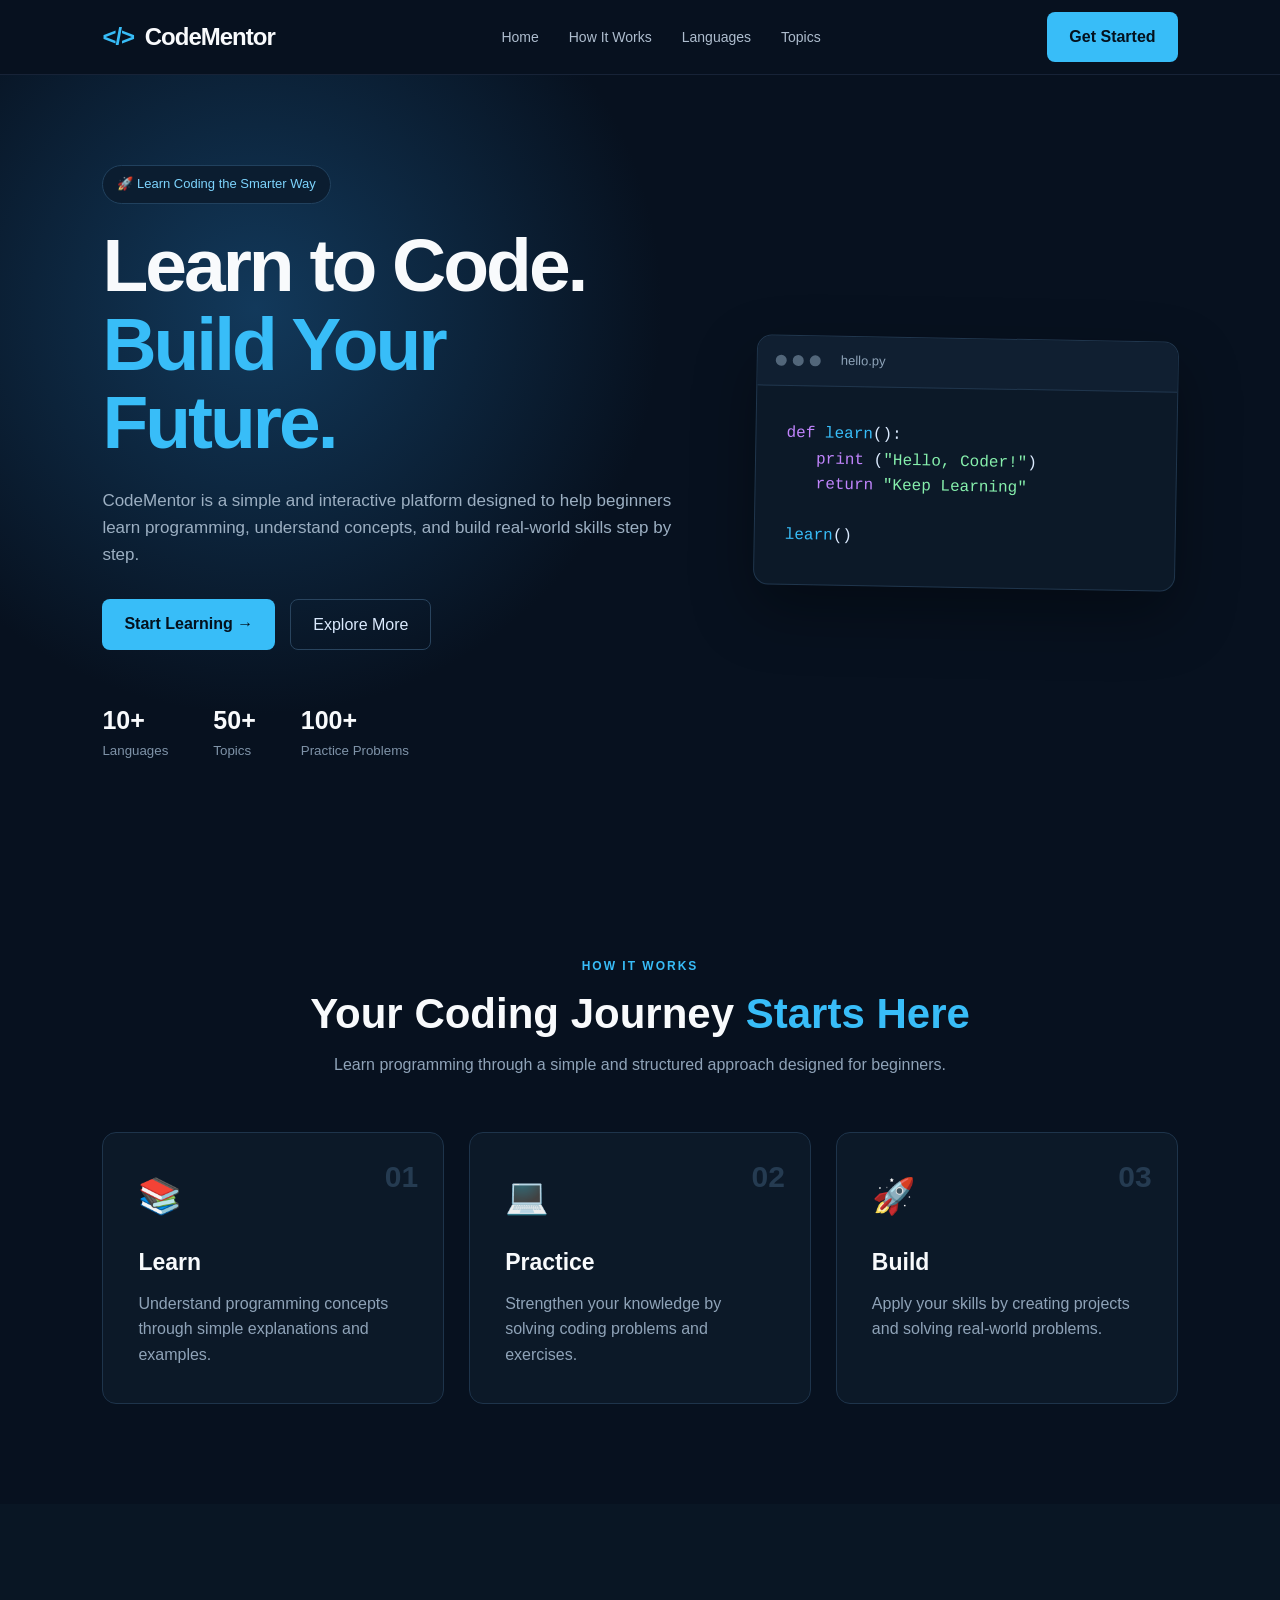
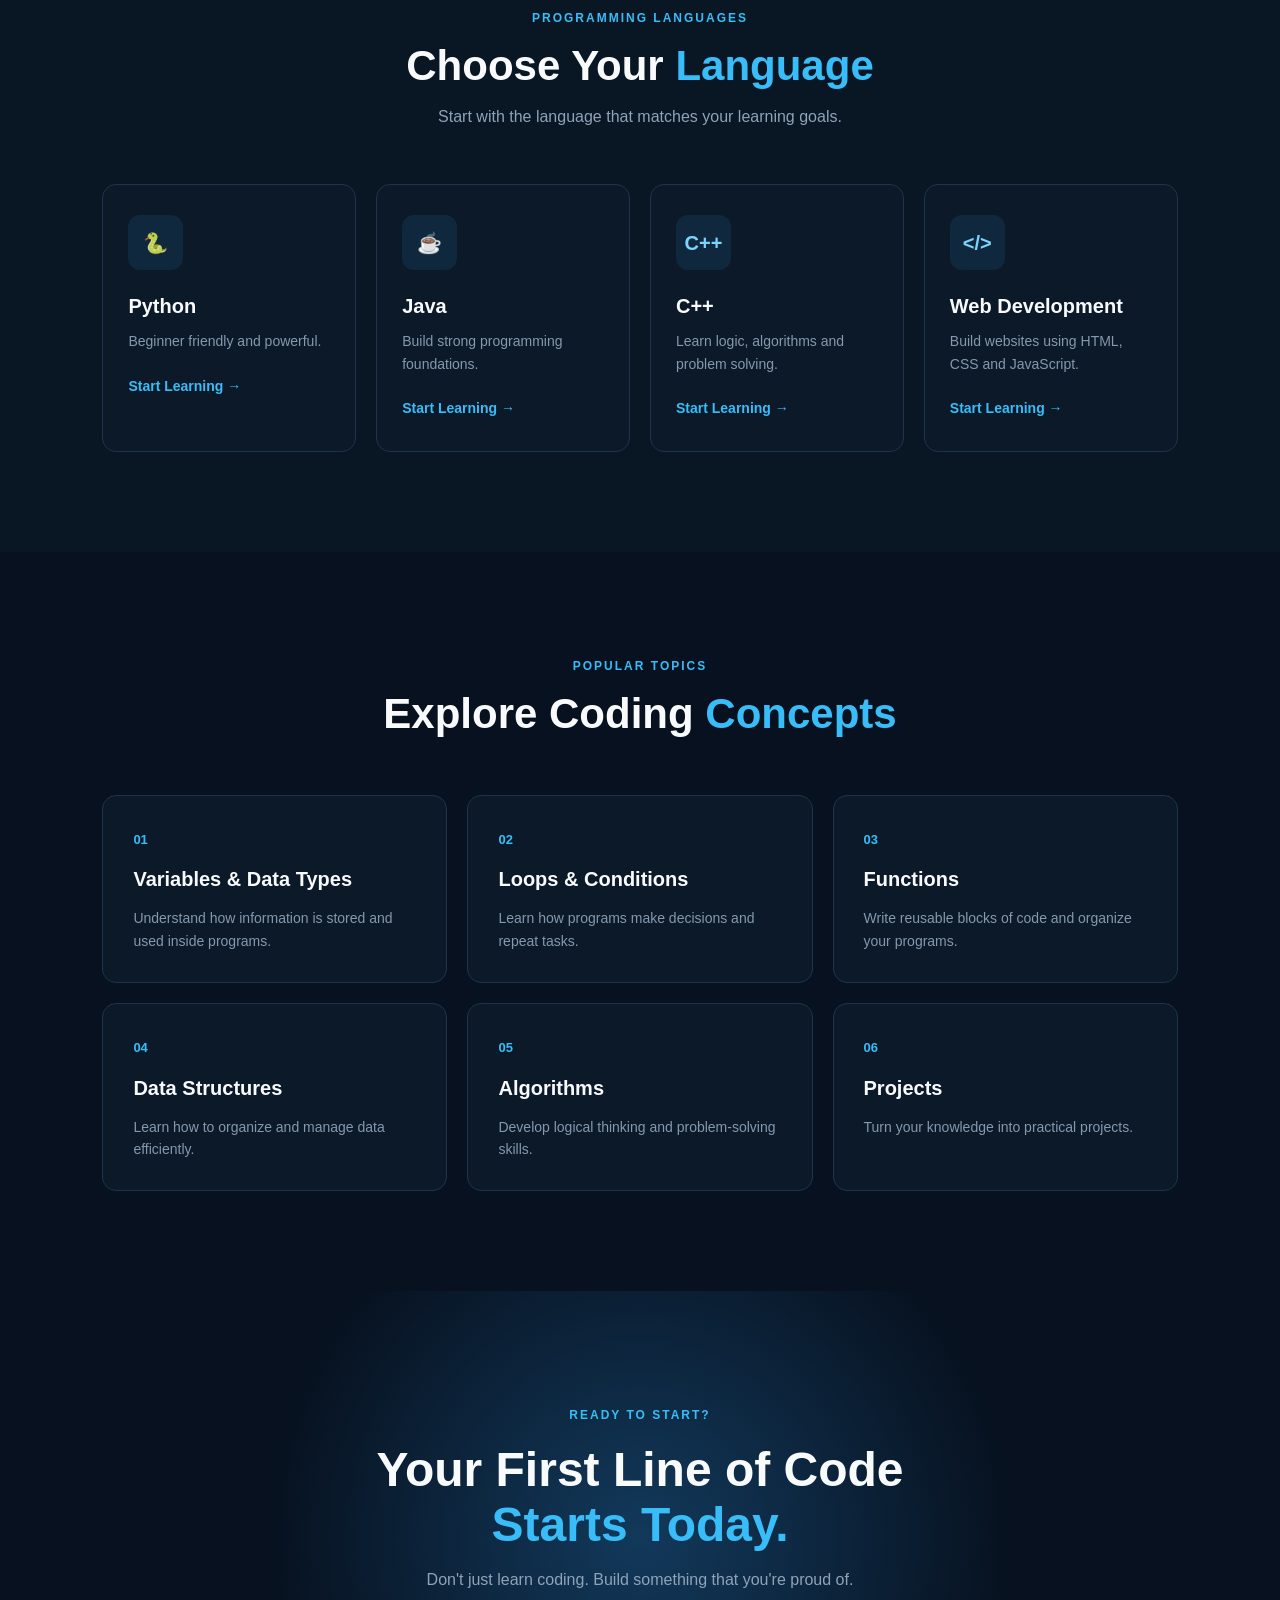
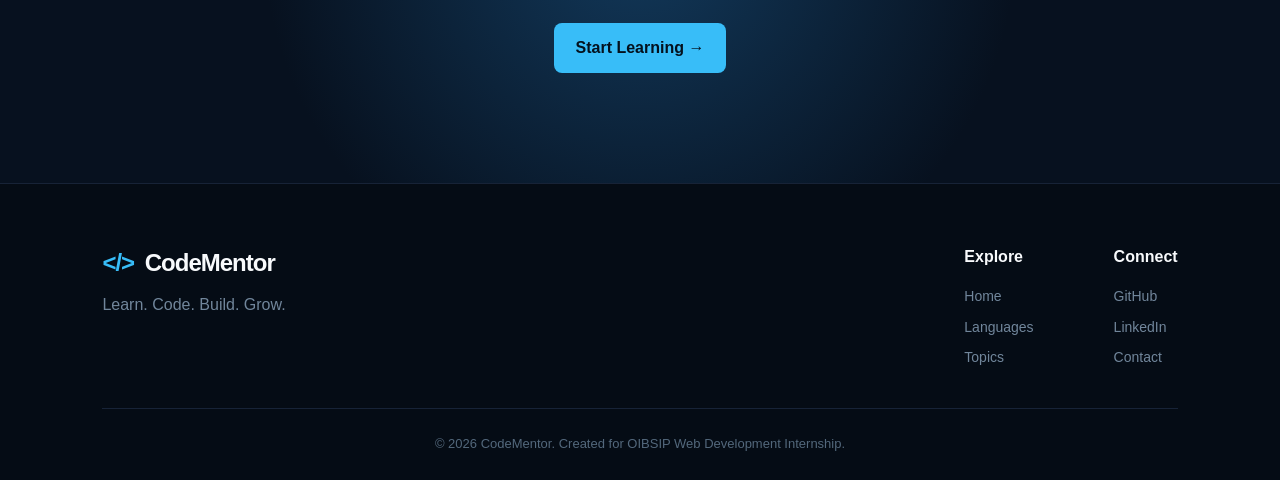
<file: WebDev-L1-LandingPage/index.html>
<!DOCTYPE html>
<html lang="en">

<head>
    <meta charset="UTF-8">
    <meta name="viewport" content="width=device-width, initial-scale=1.0">

    <title>CodeMentor | Learn. Code. Grow.</title>

    <link rel="stylesheet" href="style.css">
</head>

<body>

    <!-- ================= NAVBAR ================= -->
    <header class="navbar">
        <div class="logo">
            <span>&lt;/&gt;</span> CodeMentor
        </div>

        <nav>
            <a href="#home">Home</a>
            <a href="#how-it-works">How It Works</a>
            <a href="#languages">Languages</a>
            <a href="#topics">Topics</a>
        </nav>

        <a href="#start" class="nav-button">Get Started</a>
    </header>


    <!-- ================= HERO SECTION ================= -->
    <section class="hero" id="home">

        <div class="hero-content">

            <div class="badge">
                🚀 Learn Coding the Smarter Way
            </div>

            <h1>
                Learn to Code.
                <span>Build Your Future.</span>
            </h1>

            <p>
                CodeMentor is a simple and interactive platform designed
                to help beginners learn programming, understand concepts,
                and build real-world skills step by step.
            </p>

            <div class="hero-buttons">
                <a href="#start" class="primary-button">
                    Start Learning →
                </a>

                <a href="#how-it-works" class="secondary-button">
                    Explore More
                </a>
            </div>

            <div class="hero-stats">
                <div>
                    <strong>10+</strong>
                    <small>Languages</small>
                </div>

                <div>
                    <strong>50+</strong>
                    <small>Topics</small>
                </div>

                <div>
                    <strong>100+</strong>
                    <small>Practice Problems</small>
                </div>
            </div>

        </div>


        <!-- CODE CARD -->
        <div class="code-card">

            <div class="code-top">
                <div class="dots">
                    <span></span>
                    <span></span>
                    <span></span>
                </div>

                <p>hello.py</p>
            </div>

            <div class="code-content">
                <p><span class="purple">def</span>
                    <span class="blue">learn</span>():
                </p>

                <p class="indent">
                    <span class="purple">print</span>
                    (<span class="green">"Hello, Coder!"</span>)
                </p>

                <p class="indent">
                    <span class="purple">return</span>
                    <span class="green">"Keep Learning"</span>
                </p>

                <br>

                <p>
                    <span class="blue">learn</span>()
                </p>
            </div>

        </div>

    </section>


    <!-- ================= HOW IT WORKS ================= -->
    <section class="section" id="how-it-works">

        <div class="section-heading">
            <span>HOW IT WORKS</span>

            <h2>
                Your Coding Journey
                <strong>Starts Here</strong>
            </h2>

            <p>
                Learn programming through a simple and structured
                approach designed for beginners.
            </p>
        </div>


        <div class="steps">

            <div class="step-card">
                <div class="step-number">01</div>

                <div class="icon">📚</div>

                <h3>Learn</h3>

                <p>
                    Understand programming concepts through
                    simple explanations and examples.
                </p>
            </div>


            <div class="step-card">
                <div class="step-number">02</div>

                <div class="icon">💻</div>

                <h3>Practice</h3>

                <p>
                    Strengthen your knowledge by solving
                    coding problems and exercises.
                </p>
            </div>


            <div class="step-card">
                <div class="step-number">03</div>

                <div class="icon">🚀</div>

                <h3>Build</h3>

                <p>
                    Apply your skills by creating projects
                    and solving real-world problems.
                </p>
            </div>

        </div>

    </section>


    <!-- ================= LANGUAGES ================= -->
    <section class="section languages-section" id="languages">

        <div class="section-heading">
            <span>PROGRAMMING LANGUAGES</span>

            <h2>
                Choose Your
                <strong>Language</strong>
            </h2>

            <p>
                Start with the language that matches your
                learning goals.
            </p>
        </div>


        <div class="language-grid">

            <div class="language-card">
                <div class="language-icon python">🐍</div>
                <h3>Python</h3>
                <p>Beginner friendly and powerful.</p>
                <a href="#">Start Learning →</a>
            </div>


            <div class="language-card">
                <div class="language-icon java">☕</div>
                <h3>Java</h3>
                <p>Build strong programming foundations.</p>
                <a href="#">Start Learning →</a>
            </div>


            <div class="language-card">
                <div class="language-icon cpp">C++</div>
                <h3>C++</h3>
                <p>Learn logic, algorithms and problem solving.</p>
                <a href="#">Start Learning →</a>
            </div>


            <div class="language-card">
                <div class="language-icon web">&lt;/&gt;</div>
                <h3>Web Development</h3>
                <p>Build websites using HTML, CSS and JavaScript.</p>
                <a href="#">Start Learning →</a>
            </div>

        </div>

    </section>


    <!-- ================= TOPICS ================= -->
    <section class="section" id="topics">

        <div class="section-heading">
            <span>POPULAR TOPICS</span>

            <h2>
                Explore Coding
                <strong>Concepts</strong>
            </h2>
        </div>


        <div class="topic-grid">

            <div class="topic-card">
                <span>01</span>
                <h3>Variables & Data Types</h3>
                <p>
                    Understand how information is stored
                    and used inside programs.
                </p>
            </div>


            <div class="topic-card">
                <span>02</span>
                <h3>Loops & Conditions</h3>
                <p>
                    Learn how programs make decisions
                    and repeat tasks.
                </p>
            </div>


            <div class="topic-card">
                <span>03</span>
                <h3>Functions</h3>
                <p>
                    Write reusable blocks of code
                    and organize your programs.
                </p>
            </div>


            <div class="topic-card">
                <span>04</span>
                <h3>Data Structures</h3>
                <p>
                    Learn how to organize and manage
                    data efficiently.
                </p>
            </div>


            <div class="topic-card">
                <span>05</span>
                <h3>Algorithms</h3>
                <p>
                    Develop logical thinking and
                    problem-solving skills.
                </p>
            </div>


            <div class="topic-card">
                <span>06</span>
                <h3>Projects</h3>
                <p>
                    Turn your knowledge into
                    practical projects.
                </p>
            </div>

        </div>

    </section>


    <!-- ================= CTA ================= -->
    <section class="cta" id="start">

        <div class="cta-content">

            <span>READY TO START?</span>

            <h2>
                Your First Line of Code
                <br>
                <strong>Starts Today.</strong>
            </h2>

            <p>
                Don't just learn coding. Build something
                that you're proud of.
            </p>

            <a href="#" class="primary-button">
                Start Learning →
            </a>

        </div>

    </section>


    <!-- ================= FOOTER ================= -->
    <footer>

        <div class="footer-content">

            <div>
                <div class="logo">
                    <span>&lt;/&gt;</span> CodeMentor
                </div>

                <p>
                    Learn. Code. Build. Grow.
                </p>
            </div>


            <div class="footer-links">

                <div>
                    <h4>Explore</h4>
                    <a href="#home">Home</a>
                    <a href="#languages">Languages</a>
                    <a href="#topics">Topics</a>
                </div>

                <div>
                    <h4>Connect</h4>
                    <a href="#">GitHub</a>
                    <a href="#">LinkedIn</a>
                    <a href="#">Contact</a>
                </div>

            </div>

        </div>


        <div class="copyright">
            <p>
                © 2026 CodeMentor. Created for OIBSIP Web Development Internship.
            </p>
        </div>

    </footer>

</body>

</html>
</file>
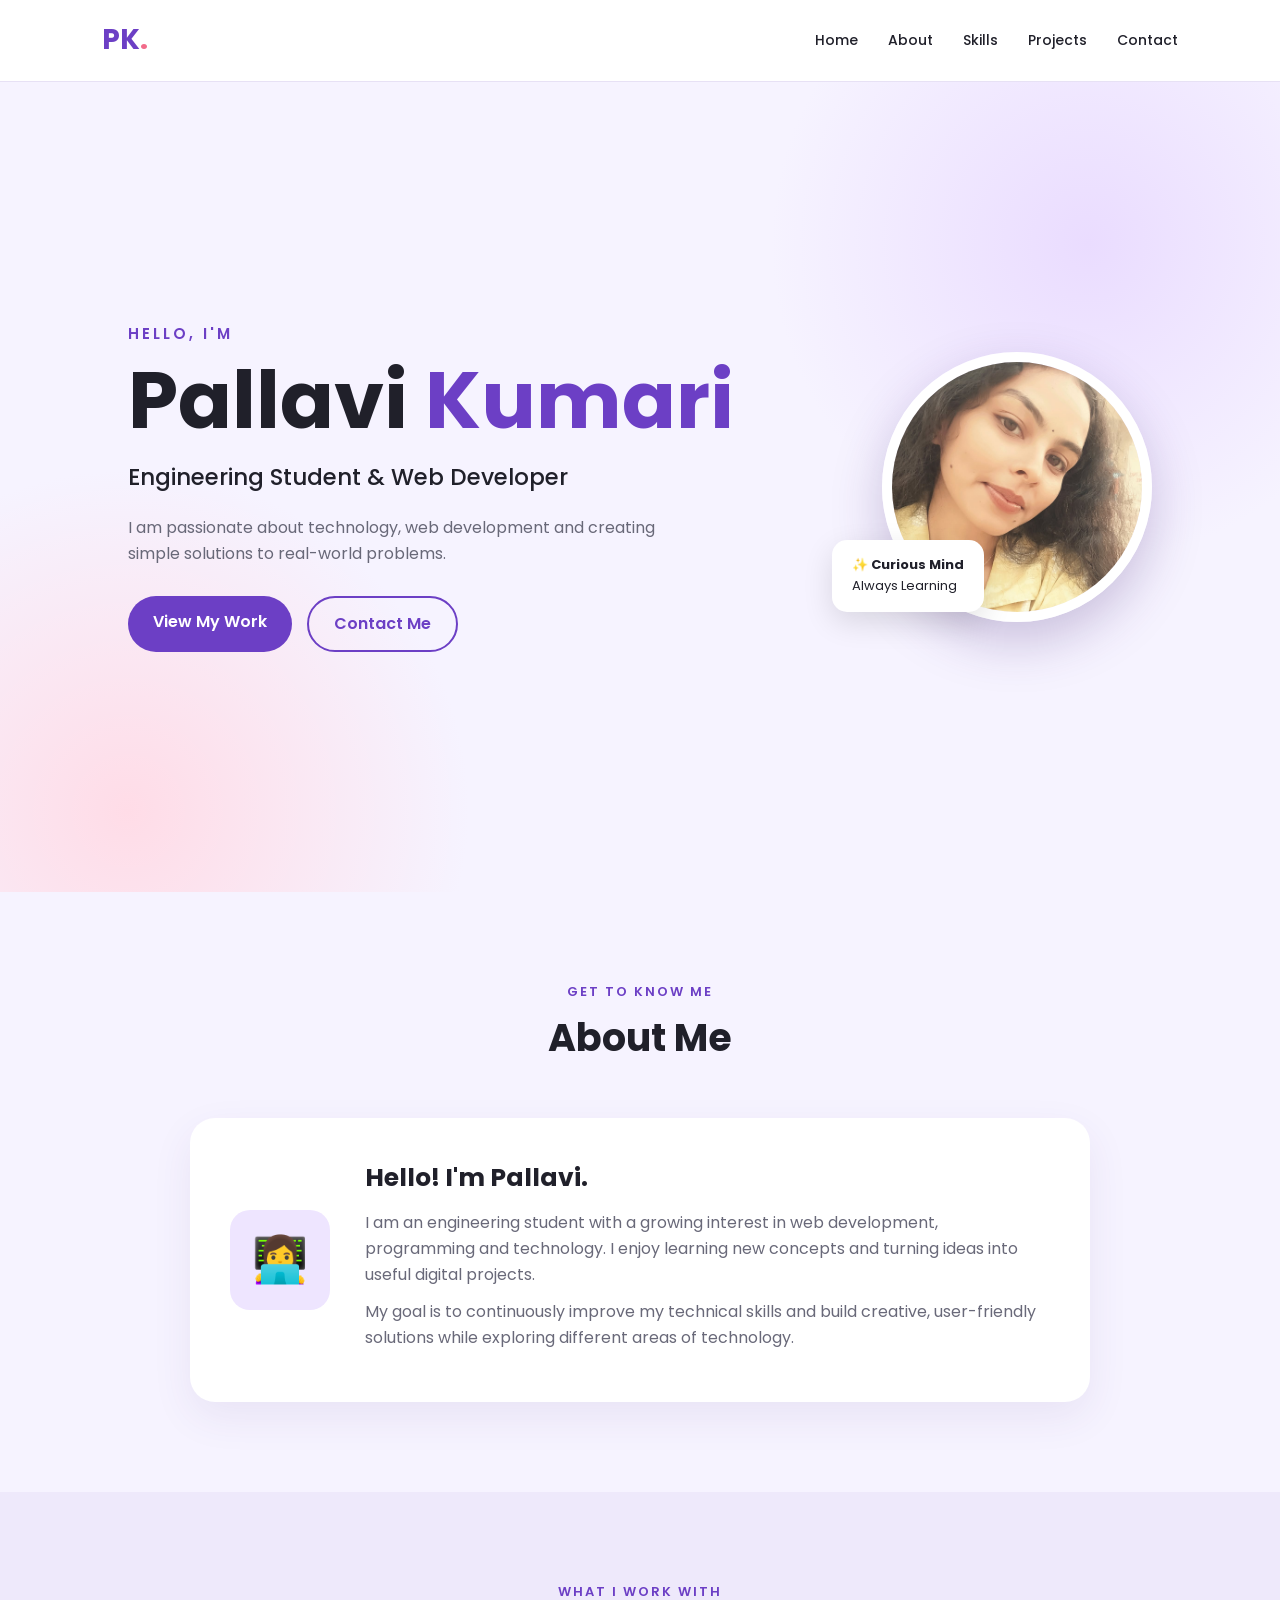
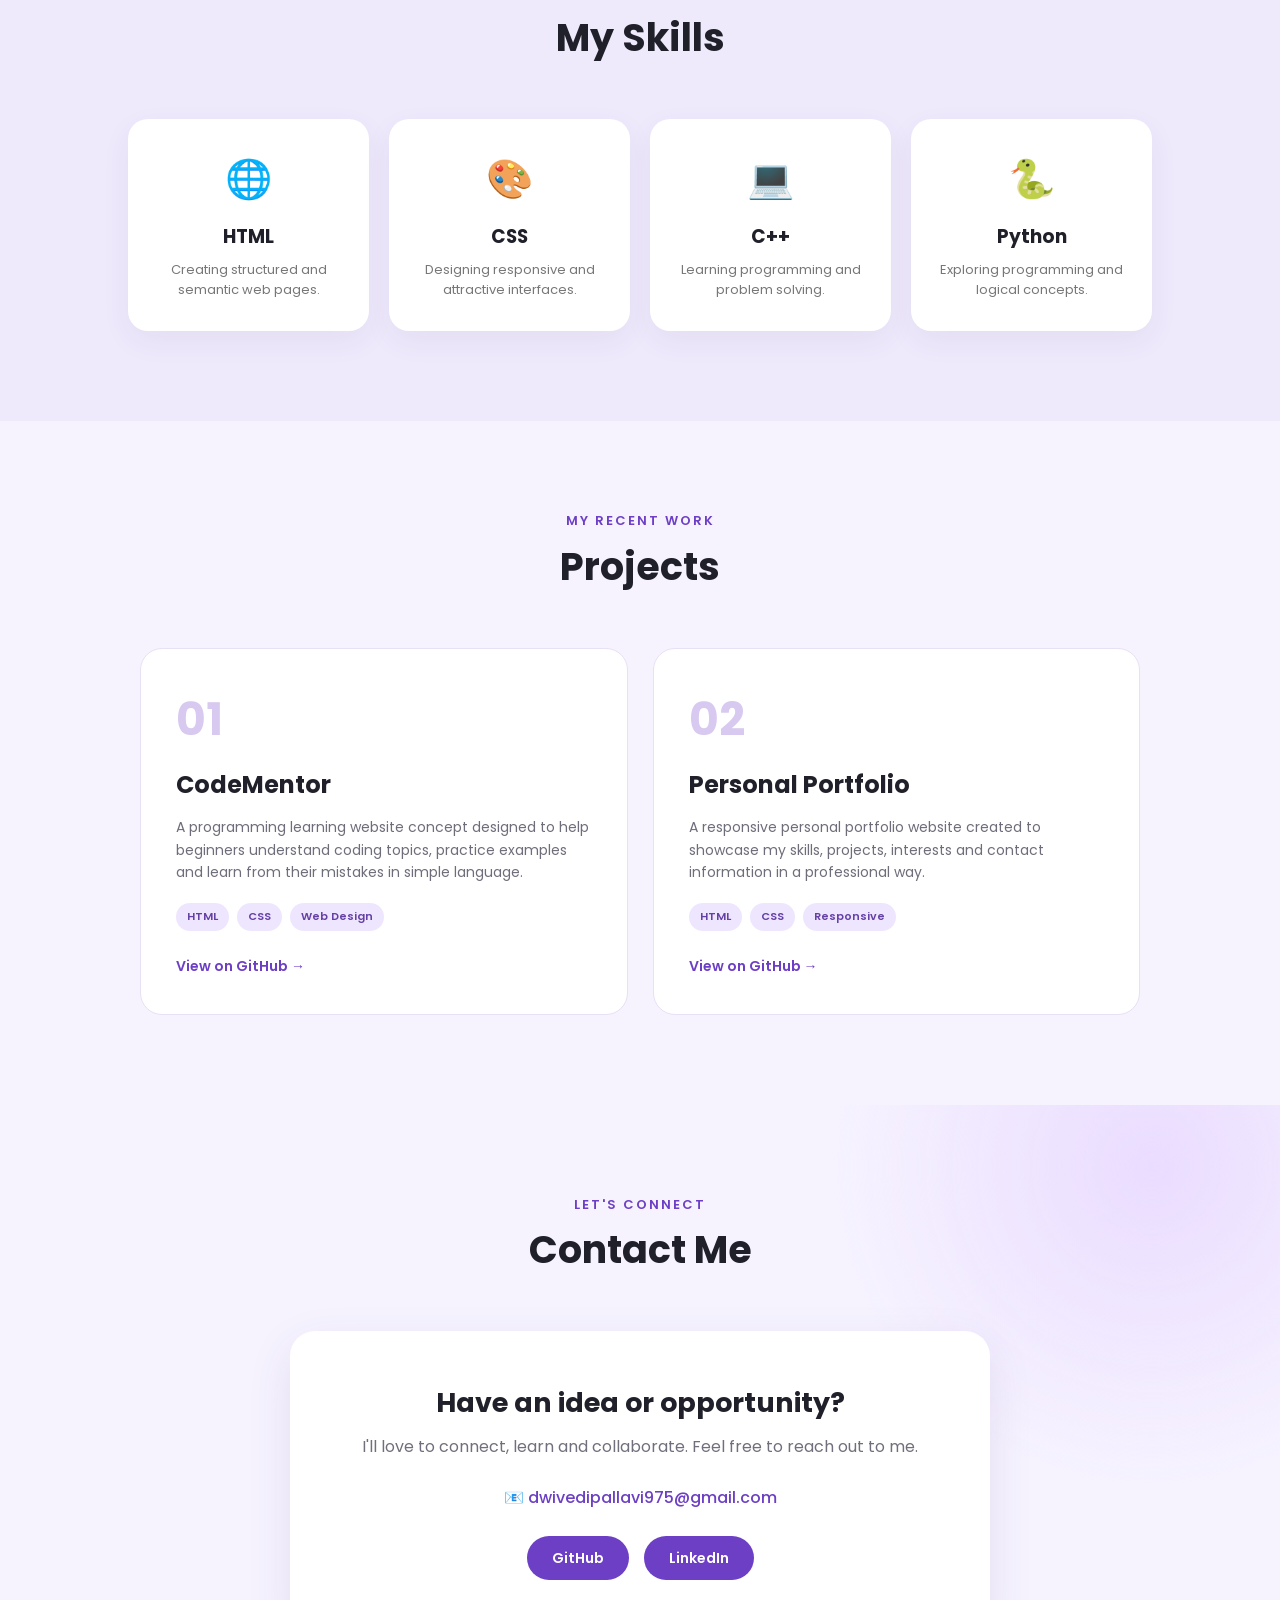
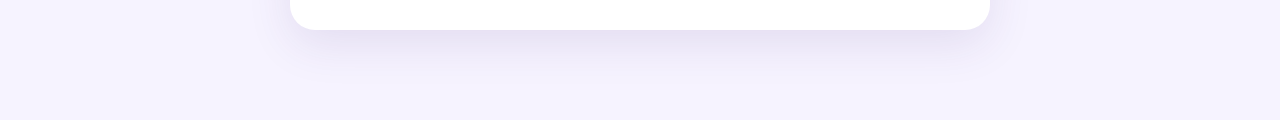
<file: WebDev-L1-PersonalPortfolio/index.html>
<!DOCTYPE html>
<html lang="en">

<head>
    <meta charset="UTF-8">
    <meta name="viewport" content="width=device-width, initial-scale=1.0">

    <title>Pallavi Kumari | Personal Portfolio</title>

    <link rel="stylesheet" href="style.css">

    <!-- Google Font -->
    <link href="https://fonts.googleapis.com/css2?family=Poppins:wght@300;400;500;600;700&display=swap"
        rel="stylesheet">
</head>

<body>

<!-- ================= NAVBAR ================= -->

<header class="navbar">

    <div class="logo">
        PK<span>.</span>
    </div>

    <nav>
        <a href="#home">Home</a>
        <a href="#about">About</a>
        <a href="#skills">Skills</a>
        <a href="#projects">Projects</a>
        <a href="#contact">Contact</a>
    </nav>

</header>


<!-- ================= HERO SECTION ================= -->

<section id="home" class="hero">

    <div class="hero-content">

        <p class="small-heading">HELLO, I'M</p>

        <h1>
            Pallavi <span>Kumari</span>
        </h1>

        <h2>
            Engineering Student & Web Developer
        </h2>

        <p class="hero-text">
            I am passionate about technology, web development and
            creating simple solutions to real-world problems.
        </p>

        <div class="hero-buttons">

            <a href="#projects" class="btn primary-btn">
                View My Work
            </a>

            <a href="#contact" class="btn secondary-btn">
                Contact Me
            </a>

        </div>

    </div>


    <!-- ================= PROFILE PHOTO ================= -->

    <div class="avatar-area">

        <img src="profile.jpeg"
             alt="Pallavi Kumari"
             class="avatar">

        <div class="floating-card">
            <strong>✨ Curious Mind</strong>
            <br>
            Always Learning
        </div>

    </div>

</section>


<!-- ================= ABOUT SECTION ================= -->

<section id="about" class="section">

    <div class="section-title">

        <p>GET TO KNOW ME</p>

        <h2>About Me</h2>

    </div>


    <div class="about-box">

        <div class="about-icon">
            👩‍💻
        </div>

        <div class="about-text">

            <h3>Hello! I'm Pallavi.</h3>

            <p>
                I am an engineering student with a growing interest
                in web development, programming and technology.
                I enjoy learning new concepts and turning ideas
                into useful digital projects.
            </p>

            <p>
                My goal is to continuously improve my technical
                skills and build creative, user-friendly solutions
                while exploring different areas of technology.
            </p>

        </div>

    </div>

</section>


<!-- ================= SKILLS SECTION ================= -->

<section id="skills" class="section skills-section">

    <div class="section-title">

        <p>WHAT I WORK WITH</p>

        <h2>My Skills</h2>

    </div>


    <div class="skills-container">

        <div class="skill-card">

            <div class="skill-icon">🌐</div>

            <h3>HTML</h3>

            <p>
                Creating structured and semantic web pages.
            </p>

        </div>


        <div class="skill-card">

            <div class="skill-icon">🎨</div>

            <h3>CSS</h3>

            <p>
                Designing responsive and attractive interfaces.
            </p>

        </div>


        <div class="skill-card">

            <div class="skill-icon">💻</div>

            <h3>C++</h3>

            <p>
                Learning programming and problem solving.
            </p>

        </div>


        <div class="skill-card">

            <div class="skill-icon">🐍</div>

            <h3>Python</h3>

            <p>
                Exploring programming and logical concepts.
            </p>

        </div>

    </div>

</section>


<!-- ================= PROJECTS SECTION ================= -->

<section id="projects" class="section">

    <div class="section-title">

        <p>MY RECENT WORK</p>

        <h2>Projects</h2>

    </div>


    <div class="projects-container">


        <!-- PROJECT 1 -->

        <div class="project-card">

            <div class="project-number">
                01
            </div>

            <div class="project-content">

                <h3>CodeMentor</h3>

                <p>
                    A programming learning website concept designed
                    to help beginners understand coding topics,
                    practice examples and learn from their mistakes
                    in simple language.
                </p>

                <div class="project-tags">

                    <span>HTML</span>
                    <span>CSS</span>
                    <span>Web Design</span>

                </div>

                <a href="https://github.com/pallavi-975"
                   target="_blank"
                   class="project-link">

                    View on GitHub →

                </a>

            </div>

        </div>


        <!-- PROJECT 2 -->

        <div class="project-card">

            <div class="project-number">
                02
            </div>

            <div class="project-content">

                <h3>Personal Portfolio</h3>

                <p>
                    A responsive personal portfolio website created
                    to showcase my skills, projects, interests and
                    contact information in a professional way.
                </p>

                <div class="project-tags">

                    <span>HTML</span>
                    <span>CSS</span>
                    <span>Responsive</span>

                </div>

                <a href="https://github.com/pallavi-975"
                   target="_blank"
                   class="project-link">

                    View on GitHub →

                </a>

            </div>

        </div>

    </div>

</section>


<!-- ================= CONTACT SECTION ================= -->

<section id="contact" class="section contact-section">

    <div class="section-title">

        <p>LET'S CONNECT</p>

        <h2>Contact Me</h2>

    </div>


    <div class="contact-box">

        <h3>Have an idea or opportunity?</h3>

        <p>
            I'll love to connect, learn and collaborate.
            Feel free to reach out to me.
        </p>


        <div class="contact-details">

            <a href="mailto:dwivedipallavi975@gmail.com">
                📧 dwivedipallavi975@gmail.com
            </a>

        </div>


        <div class="social-buttons">

    <a href="https://github.com/pallavi-975"
       target="_blank"
       class="social-btn">
        GitHub
    </a>

    <a href="https://www.linkedin.com/in/pallavi-kumari-5a9758389/"
       target="_blank"
       class="social-btn">
        LinkedIn
    </a>

</div>
</file>
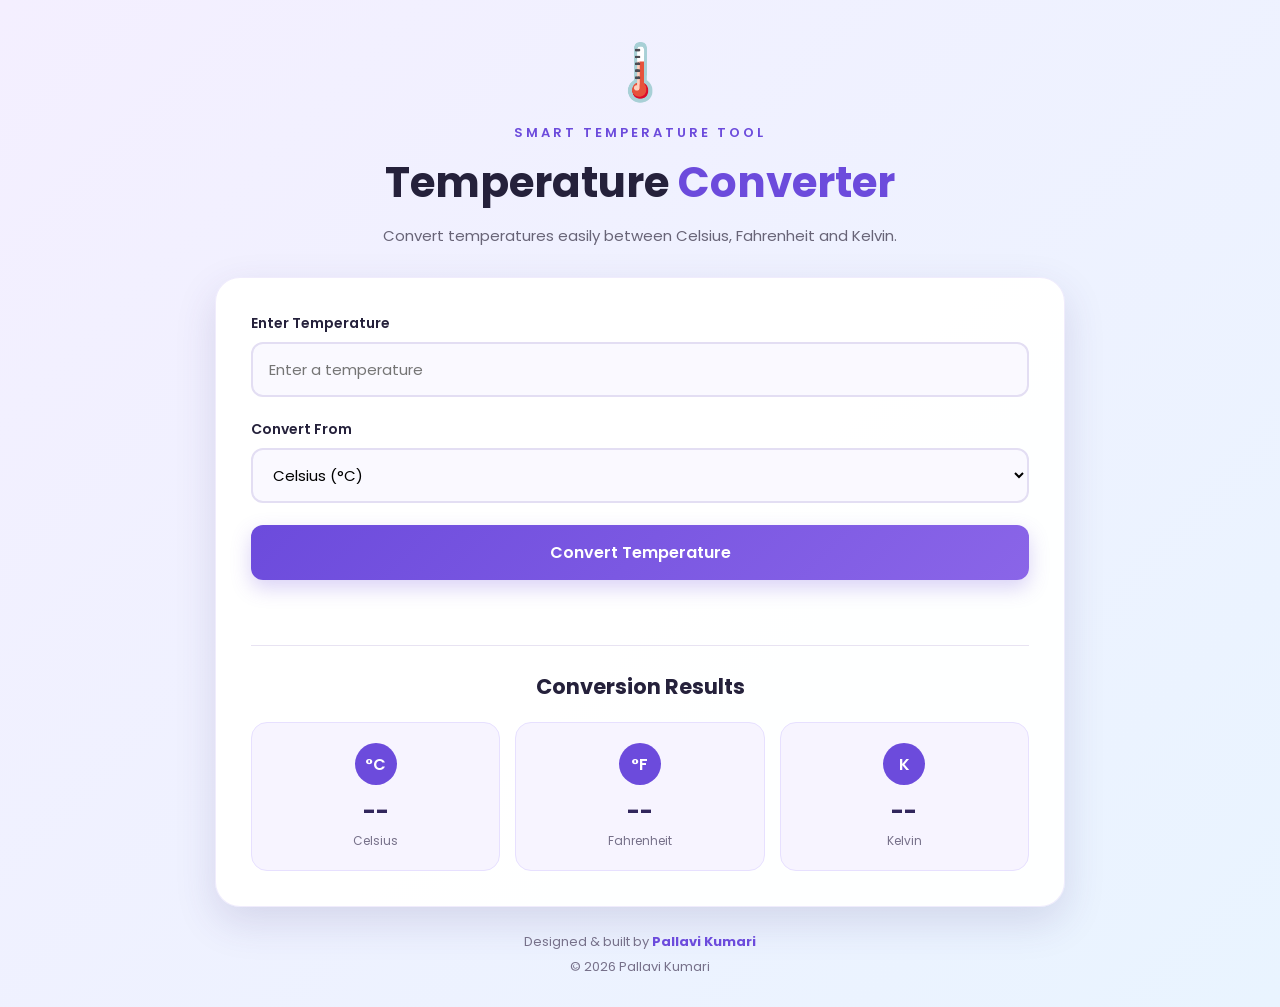
<file: WebDev-L1-TemperatureConverter/index.html>
<!DOCTYPE html>
<html lang="en">

<head>
    <meta charset="UTF-8">
    <meta name="viewport" content="width=device-width, initial-scale=1.0">

    <title>Temperature Converter | Pallavi Kumari</title>

    <link rel="stylesheet" href="style.css">

    <!-- Google Font -->
    <link href="https://fonts.googleapis.com/css2?family=Poppins:wght@300;400;500;600;700&display=swap"
        rel="stylesheet">
</head>

<body>

    <div class="container">

        <!-- Header -->
        <div class="header">
            <div class="thermometer">🌡️</div>

            <p class="small-heading">SMART TEMPERATURE TOOL</p>

            <h1>Temperature <span>Converter</span></h1>

            <p class="subtitle">
                Convert temperatures easily between Celsius, Fahrenheit and Kelvin.
            </p>
        </div>


        <!-- Converter Card -->
        <div class="converter-card">

            <!-- Input -->
            <div class="input-group">

                <label for="temperature">
                    Enter Temperature
                </label>

                <input
                    type="number"
                    id="temperature"
                    placeholder="Enter a temperature"
                    step="any"
                >

            </div>


            <!-- Unit -->
            <div class="input-group">

                <label for="unit">
                    Convert From
                </label>

                <select id="unit">

                    <option value="celsius">
                        Celsius (°C)
                    </option>

                    <option value="fahrenheit">
                        Fahrenheit (°F)
                    </option>

                    <option value="kelvin">
                        Kelvin (K)
                    </option>

                </select>

            </div>


            <!-- Convert Button -->
            <button onclick="convertTemperature()">
                Convert Temperature
            </button>


            <!-- Error Message -->
            <p id="error-message"></p>


            <!-- Results -->
            <div id="results" class="results">

                <h2>Conversion Results</h2>

                <div class="result-container">

                    <div class="result-box">
                        <span>°C</span>
                        <h3 id="celsius-result">--</h3>
                        <p>Celsius</p>
                    </div>

                    <div class="result-box">
                        <span>°F</span>
                        <h3 id="fahrenheit-result">--</h3>
                        <p>Fahrenheit</p>
                    </div>

                    <div class="result-box">
                        <span>K</span>
                        <h3 id="kelvin-result">--</h3>
                        <p>Kelvin</p>
                    </div>

                </div>

            </div>

        </div>


        <!-- Footer -->
        <footer>
            <p>
                Designed & built by <strong>Pallavi Kumari</strong>
            </p>

            <p class="copyright">
                © 2026 Pallavi Kumari
            </p>
        </footer>

    </div>


    <!-- JavaScript -->
    <script src="script.js"></script>

</body>

</html>
</file>
<file: WebDev-L1-LandingPage/style.css>
/* =========================
   RESET
========================= */

* {
    margin: 0;
    padding: 0;
    box-sizing: border-box;
}

html {
    scroll-behavior: smooth;
}

body {
    font-family: Arial, Helvetica, sans-serif;
    background: #07111f;
    color: #f8fafc;
    line-height: 1.6;
}

a {
    text-decoration: none;
    color: inherit;
}


/* =========================
   NAVBAR
========================= */

.navbar {
    width: 100%;
    min-height: 75px;
    padding: 0 8%;
    display: flex;
    align-items: center;
    justify-content: space-between;
    background: #07111f;
    border-bottom: 1px solid #172337;
    position: sticky;
    top: 0;
    z-index: 1000;
}

.logo {
    font-size: 24px;
    font-weight: 800;
    letter-spacing: -1px;
}

.logo span {
    color: #38bdf8;
    margin-right: 5px;
}

.navbar nav {
    display: flex;
    gap: 30px;
}

.navbar nav a {
    color: #aebdce;
    font-size: 14px;
    transition: 0.3s;
}

.navbar nav a:hover {
    color: #38bdf8;
}

.nav-button,
.primary-button {
    display: inline-block;
    padding: 12px 22px;
    border-radius: 8px;
    background: #38bdf8;
    color: #04111d;
    font-weight: 700;
    transition: 0.3s;
}

.nav-button:hover,
.primary-button:hover {
    transform: translateY(-3px);
}


/* =========================
   HERO
========================= */

.hero {
    min-height: 680px;
    padding: 90px 8%;
    display: flex;
    align-items: center;
    justify-content: space-between;
    gap: 70px;
    background:
        radial-gradient(circle at 20% 30%, #12395b 0, transparent 35%),
        #07111f;
}

.hero-content {
    max-width: 650px;
}

.badge {
    display: inline-block;
    padding: 8px 14px;
    margin-bottom: 22px;
    border: 1px solid #21415e;
    border-radius: 30px;
    color: #7dd3fc;
    background: #0b1d30;
    font-size: 13px;
}

.hero h1 {
    font-size: clamp(45px, 6vw, 75px);
    line-height: 1.05;
    margin-bottom: 25px;
    letter-spacing: -3px;
}

.hero h1 span {
    display: block;
    color: #38bdf8;
}

.hero-content > p {
    color: #9cafc2;
    font-size: 17px;
    max-width: 590px;
    margin-bottom: 30px;
}

.hero-buttons {
    display: flex;
    gap: 15px;
    flex-wrap: wrap;
}

.secondary-button {
    display: inline-block;
    padding: 12px 22px;
    border: 1px solid #29445e;
    border-radius: 8px;
    color: #dbeafe;
    transition: 0.3s;
}

.secondary-button:hover {
    background: #10253a;
}

.hero-stats {
    display: flex;
    gap: 45px;
    margin-top: 50px;
}

.hero-stats div {
    display: flex;
    flex-direction: column;
}

.hero-stats strong {
    font-size: 25px;
    color: #f8fafc;
}

.hero-stats small {
    color: #7f93a8;
}


/* =========================
   CODE CARD
========================= */

.code-card {
    width: 430px;
    min-width: 350px;
    background: #0c1928;
    border: 1px solid #20364d;
    border-radius: 15px;
    box-shadow: 0 25px 60px rgba(0, 0, 0, 0.35);
    overflow: hidden;
    transform: rotate(1deg);
}

.code-top {
    height: 50px;
    display: flex;
    align-items: center;
    padding: 0 18px;
    gap: 20px;
    background: #101f31;
    border-bottom: 1px solid #20364d;
}

.code-top p {
    color: #8ea3b8;
    font-size: 13px;
}

.dots {
    display: flex;
    gap: 6px;
}

.dots span {
    width: 11px;
    height: 11px;
    border-radius: 50%;
    background: #52667a;
}

.code-content {
    padding: 35px 30px;
    font-family: Consolas, monospace;
    font-size: 16px;
    color: #dbeafe;
}

.indent {
    padding-left: 30px;
}

.purple {
    color: #c084fc;
}

.blue {
    color: #38bdf8;
}

.green {
    color: #86efac;
}


/* =========================
   GENERAL SECTIONS
========================= */

.section {
    padding: 100px 8%;
}

.section-heading {
    max-width: 700px;
    margin: 0 auto 55px;
    text-align: center;
}

.section-heading > span,
.cta-content > span {
    color: #38bdf8;
    font-size: 12px;
    font-weight: 800;
    letter-spacing: 2px;
}

.section-heading h2 {
    font-size: 42px;
    line-height: 1.2;
    margin: 12px 0;
}

.section-heading h2 strong {
    color: #38bdf8;
}

.section-heading p {
    color: #8fa3b8;
}


/* =========================
   STEPS
========================= */

.steps {
    display: grid;
    grid-template-columns: repeat(3, 1fr);
    gap: 25px;
}

.step-card {
    position: relative;
    padding: 35px;
    background: #0c1928;
    border: 1px solid #1e344b;
    border-radius: 14px;
    transition: 0.3s;
}

.step-card:hover {
    transform: translateY(-8px);
    border-color: #38bdf8;
}

.step-number {
    position: absolute;
    right: 25px;
    top: 20px;
    color: #253b51;
    font-size: 30px;
    font-weight: 800;
}

.icon {
    font-size: 35px;
    margin-bottom: 20px;
}

.step-card h3 {
    font-size: 23px;
    margin-bottom: 10px;
}

.step-card p {
    color: #8fa3b8;
}


/* =========================
   LANGUAGES
========================= */

.languages-section {
    background: #091624;
}

.language-grid {
    display: grid;
    grid-template-columns: repeat(4, 1fr);
    gap: 20px;
}

.language-card {
    padding: 30px 25px;
    background: #0c1928;
    border: 1px solid #1e344b;
    border-radius: 14px;
    transition: 0.3s;
}

.language-card:hover {
    transform: translateY(-8px);
    border-color: #38bdf8;
}

.language-icon {
    width: 55px;
    height: 55px;
    display: flex;
    align-items: center;
    justify-content: center;
    margin-bottom: 20px;
    border-radius: 12px;
    background: #10283d;
    color: #7dd3fc;
    font-weight: 800;
    font-size: 20px;
}

.language-card h3 {
    font-size: 20px;
    margin-bottom: 8px;
}

.language-card p {
    color: #8499ae;
    font-size: 14px;
    margin-bottom: 20px;
}

.language-card a {
    color: #38bdf8;
    font-size: 14px;
    font-weight: 700;
}


/* =========================
   TOPICS
========================= */

.topic-grid {
    display: grid;
    grid-template-columns: repeat(3, 1fr);
    gap: 20px;
}

.topic-card {
    padding: 30px;
    background: #0c1928;
    border: 1px solid #1e344b;
    border-radius: 14px;
    transition: 0.3s;
}

.topic-card:hover {
    border-color: #38bdf8;
    transform: translateY(-5px);
}

.topic-card span {
    color: #38bdf8;
    font-size: 13px;
    font-weight: 700;
}

.topic-card h3 {
    margin: 12px 0;
    font-size: 20px;
}

.topic-card p {
    color: #8499ae;
    font-size: 14px;
}


/* =========================
   CTA
========================= */

.cta {
    padding: 110px 8%;
    text-align: center;
    background:
        radial-gradient(circle, #12395b 0, transparent 55%),
        #07111f;
}

.cta-content {
    max-width: 700px;
    margin: auto;
}

.cta h2 {
    font-size: 48px;
    line-height: 1.15;
    margin: 15px 0;
}

.cta h2 strong {
    color: #38bdf8;
}

.cta p {
    color: #8fa3b8;
    margin-bottom: 30px;
}


/* =========================
   FOOTER
========================= */

footer {
    padding: 60px 8% 25px;
    background: #050c15;
    border-top: 1px solid #172337;
}

.footer-content {
    display: flex;
    justify-content: space-between;
    gap: 50px;
    padding-bottom: 40px;
}

.footer-content > div:first-child p {
    color: #71869b;
    margin-top: 10px;
}

.footer-links {
    display: flex;
    gap: 80px;
}

.footer-links div {
    display: flex;
    flex-direction: column;
    gap: 8px;
}

.footer-links h4 {
    margin-bottom: 8px;
}

.footer-links a {
    color: #71869b;
    font-size: 14px;
}

.footer-links a:hover {
    color: #38bdf8;
}

.copyright {
    padding-top: 25px;
    border-top: 1px solid #172337;
    text-align: center;
    color: #53687c;
    font-size: 13px;
}


/* =========================
   RESPONSIVE DESIGN
========================= */

@media (max-width: 1000px) {

    .hero {
        flex-direction: column;
        text-align: center;
    }

    .hero-content {
        max-width: 750px;
    }

    .hero-content > p {
        margin-left: auto;
        margin-right: auto;
    }

    .hero-buttons {
        justify-content: center;
    }

    .hero-stats {
        justify-content: center;
    }

    .steps {
        grid-template-columns: 1fr;
    }

    .language-grid {
        grid-template-columns: repeat(2, 1fr);
    }

    .topic-grid {
        grid-template-columns: repeat(2, 1fr);
    }

    .code-card {
        width: 100%;
        max-width: 500px;
    }
}


@media (max-width: 700px) {

    .navbar {
        padding: 15px 5%;
        flex-wrap: wrap;
        gap: 15px;
    }

    .navbar nav {
        display: none;
    }

    .hero {
        padding: 70px 5%;
    }

    .section {
        padding: 75px 5%;
    }

    .hero h1 {
        font-size: 48px;
    }

    .hero-stats {
        gap: 25px;
    }

    .language-grid,
    .topic-grid {
        grid-template-columns: 1fr;
    }

    .code-card {
        min-width: 0;
    }

    .section-heading h2 {
        font-size: 34px;
    }

    .cta h2 {
        font-size: 36px;
    }

    .footer-content {
        flex-direction: column;
    }

    .footer-links {
        gap: 50px;
    }
}
</file>
<file: WebDev-L1-PersonalPortfolio/style.css>
/* ================= GENERAL ================= */

* {
    margin: 0;
    padding: 0;
    box-sizing: border-box;
}

html {
    scroll-behavior: smooth;
}

body {
    font-family: 'Poppins', sans-serif;
    background: #f6f3ff;
    color: #20202a;
    line-height: 1.6;
}

a {
    text-decoration: none;
    color: inherit;
}


/* ================= NAVBAR ================= */

.navbar {
    position: sticky;
    top: 0;
    z-index: 1000;

    display: flex;
    justify-content: space-between;
    align-items: center;

    padding: 18px 8%;

    background: rgba(255, 255, 255, 0.95);
    border-bottom: 1px solid #e7e1f5;
}

.logo {
    font-size: 28px;
    font-weight: 700;
    color: #6c3fc5;
}

.logo span,
.footer-logo span {
    color: #f26b8a;
}

.navbar nav {
    display: flex;
    gap: 30px;
}

.navbar nav a {
    font-size: 14px;
    font-weight: 500;
    transition: 0.3s;
}

.navbar nav a:hover {
    color: #6c3fc5;
}


/* ================= HERO ================= */

.hero {
    min-height: 90vh;

    display: flex;
    justify-content: space-between;
    align-items: center;

    padding: 80px 10%;

    background:
        radial-gradient(circle at 85% 20%, #eadcff 0, transparent 25%),
        radial-gradient(circle at 10% 90%, #ffdce7 0, transparent 25%),
        #f6f3ff;
}

.hero-content {
    max-width: 650px;
}

.small-heading {
    color: #6c3fc5;
    font-size: 15px;
    font-weight: 600;
    letter-spacing: 3px;
    margin-bottom: 10px;
}

.hero h1 {
    font-size: clamp(45px, 7vw, 80px);
    line-height: 1.1;
    margin-bottom: 15px;
}

.hero h1 span {
    color: #6c3fc5;
}

.hero h2 {
    font-size: 23px;
    font-weight: 500;
    margin-bottom: 20px;
}

.hero-text {
    color: #686878;
    max-width: 560px;
    margin-bottom: 30px;
}

.hero-buttons {
    display: flex;
    gap: 15px;
    flex-wrap: wrap;
}

.btn {
    padding: 13px 25px;
    border-radius: 30px;
    font-weight: 600;
    transition: 0.3s;
}

.primary-btn {
    background: #6c3fc5;
    color: white;
}

.primary-btn:hover {
    transform: translateY(-3px);
    background: #542ca0;
}

.secondary-btn {
    border: 2px solid #6c3fc5;
    color: #6c3fc5;
}

.secondary-btn:hover {
    background: #6c3fc5;
    color: white;
}


/* ================= PROFILE PHOTO ================= */

.avatar-area {
    position: relative;
    margin-left: 50px;
}

.avatar {
    width: 270px;
    height: 270px;

    display: block;

    border-radius: 50%;

    object-fit: cover;
    object-position:center top;

    border: 10px solid white;

    box-shadow: 0 20px 50px rgba(70, 40, 120, 0.25);
}


/* ================= FLOATING CARD ================= */

.floating-card {
    position: absolute;
    bottom: 10px;
    left: -50px;

    background: white;
    padding: 15px 20px;

    border-radius: 15px;

    box-shadow: 0 10px 30px rgba(0, 0, 0, 0.12);

    font-size: 13px;
}


/* ================= SECTION ================= */

.section {
    padding: 90px 10%;
}

.section-title {
    text-align: center;
    margin-bottom: 50px;
}

.section-title p {
    color: #6c3fc5;
    font-size: 13px;
    font-weight: 600;
    letter-spacing: 2px;
}

.section-title h2 {
    font-size: 38px;
    margin-top: 5px;
}


/* ================= ABOUT ================= */

.about-box {
    max-width: 900px;
    margin: auto;

    display: flex;
    align-items: center;
    gap: 35px;

    padding: 40px;

    background: white;
    border-radius: 25px;

    box-shadow: 0 15px 40px rgba(80, 50, 130, 0.08);
}

.about-icon {
    min-width: 100px;
    height: 100px;

    display: flex;
    align-items: center;
    justify-content: center;

    background: #eee5ff;
    border-radius: 20px;

    font-size: 45px;
}

.about-text h3 {
    font-size: 25px;
    margin-bottom: 12px;
}

.about-text p {
    color: #696979;
    margin-bottom: 12px;
}


/* ================= SKILLS ================= */

.skills-section {
    background: #eee9fb;
}

.skills-container {
    display: grid;
    grid-template-columns: repeat(4, 1fr);
    gap: 20px;
}

.skill-card {
    background: white;
    padding: 30px 20px;

    border-radius: 20px;

    text-align: center;

    transition: 0.3s;

    box-shadow: 0 10px 30px rgba(80, 50, 130, 0.06);
}

.skill-card:hover {
    transform: translateY(-8px);
}

.skill-icon {
    font-size: 38px;
    margin-bottom: 12px;
}

.skill-card h3 {
    margin-bottom: 8px;
}

.skill-card p {
    color: #777;
    font-size: 13px;
}


/* ================= PROJECTS ================= */

.projects-container {
    max-width: 1000px;
    margin: auto;

    display: grid;
    grid-template-columns: repeat(2, 1fr);
    gap: 25px;
}

.project-card {
    position: relative;

    background: white;

    padding: 35px;

    border-radius: 22px;

    border: 1px solid #e8e0f5;

    transition: 0.3s;
}

.project-card:hover {
    transform: translateY(-7px);

    box-shadow: 0 15px 40px rgba(80, 50, 130, 0.12);
}

.project-number {
    color: #d7c9ef;
    font-size: 45px;
    font-weight: 700;

    margin-bottom: 10px;
}

.project-content h3 {
    font-size: 24px;
    margin-bottom: 12px;
}

.project-content p {
    color: #6e6e7b;
    font-size: 14px;
    margin-bottom: 20px;
}

.project-tags {
    display: flex;
    flex-wrap: wrap;
    gap: 8px;

    margin-bottom: 22px;
}

.project-tags span {
    background: #eee6ff;
    color: #6540a5;

    padding: 5px 11px;

    border-radius: 20px;

    font-size: 11px;
    font-weight: 600;
}

.project-link {
    color: #6c3fc5;
    font-weight: 600;
    font-size: 14px;
}

.project-link:hover {
    text-decoration: underline;
}


/* ================= CONTACT ================= */

.contact-section {
    background:
        radial-gradient(circle at 90% 10%, #eadcff 0, transparent 25%),
        #f6f3ff;
}

.contact-box {
    max-width: 700px;
    margin: auto;

    background: white;

    padding: 50px 30px;

    text-align: center;

    border-radius: 25px;

    box-shadow: 0 15px 45px rgba(70, 40, 120, 0.1);
}

.contact-box h3 {
    font-size: 27px;
    margin-bottom: 10px;
}

.contact-box > p {
    color: #70707c;
    margin-bottom: 25px;
}

.contact-details {
    margin-bottom: 25px;
}

.contact-details a {
    color: #6c3fc5;
    font-weight: 500;
}

.social-buttons {
    display: flex;
    justify-content: center;
    gap: 15px;
}

.social-btn {
    padding: 11px 25px;

    border-radius: 25px;

    background: #6c3fc5;
    color: white;

    font-size: 14px;
    font-weight: 600;

    transition: 0.3s;
}

.social-btn:hover {
    transform: translateY(-3px);
    background: #542ca0;
}


/* ================= FOOTER ================= */

footer {
    padding: 35px 20px;

    background: #211a31;

    color: white;

    text-align: center;
}

.footer-logo {
    font-size: 28px;
    font-weight: 700;
    margin-bottom: 8px;
}

footer p {
    color: #c5bed1;
    font-size: 13px;
}

.copyright {
    margin-top: 8px;
    font-size: 11px;
}


/* ================= RESPONSIVE ================= */

@media (max-width: 850px) {

    .navbar {
        padding: 15px 5%;
    }

    .navbar nav {
        gap: 12px;
    }

    .navbar nav a {
        font-size: 11px;
    }

    .hero {
        flex-direction: column-reverse;
        text-align: center;
        gap: 50px;
        padding: 70px 6%;
    }

    .hero-text {
        margin-left: auto;
        margin-right: auto;
    }

    .hero-buttons {
        justify-content: center;
    }

    .avatar-area {
        margin-left: 0;
    }

    .avatar {
        width: 210px;
        height: 210px;
    }

    .floating-card {
        left: -35px;
    }

    .skills-container {
        grid-template-columns: repeat(2, 1fr);
    }

    .projects-container {
        grid-template-columns: 1fr;
    }
}


@media (max-width: 550px) {

    .navbar {
        flex-direction: column;
        gap: 10px;
    }

    .navbar nav {
        gap: 10px;
        flex-wrap: wrap;
        justify-content: center;
    }

    .hero h1 {
        font-size: 45px;
    }

    .hero h2 {
        font-size: 18px;
    }

    .section {
        padding: 65px 6%;
    }

    .section-title h2 {
        font-size: 30px;
    }

    .about-box {
        flex-direction: column;
        text-align: center;
        padding: 30px 20px;
    }

    .skills-container {
        grid-template-columns: 1fr;
    }

    .social-buttons {
        flex-direction: column;
    }

    .social-btn {
        width: 100%;
    }
}
</file>
<file: WebDev-L1-TemperatureConverter/style.css>
* {
    margin: 0;
    padding: 0;
    box-sizing: border-box;
}

body {
    font-family: 'Poppins', sans-serif;
    min-height: 100vh;

    background:
        linear-gradient(135deg, #f4efff, #e9f4ff);

    color: #25213b;

    display: flex;
    justify-content: center;
    align-items: center;

    padding: 30px 15px;
}


/* ================= CONTAINER ================= */

.container {
    width: 100%;
    max-width: 850px;
}


/* ================= HEADER ================= */

.header {
    text-align: center;
    margin-bottom: 30px;
}

.thermometer {
    font-size: 55px;
    margin-bottom: 10px;
}

.small-heading {
    color: #6c4bdc;
    font-size: 13px;
    font-weight: 600;
    letter-spacing: 3px;
    margin-bottom: 8px;
}

h1 {
    font-size: 42px;
    font-weight: 700;
}

h1 span {
    color: #6c4bdc;
}

.subtitle {
    color: #686477;
    font-size: 15px;
    margin-top: 10px;
}


/* ================= CARD ================= */

.converter-card {
    background: rgba(255, 255, 255, 0.95);

    padding: 35px;

    border-radius: 25px;

    box-shadow:
        0 15px 40px rgba(70, 55, 120, 0.15);

    border: 1px solid rgba(108, 75, 220, 0.1);
}


/* ================= INPUT ================= */

.input-group {
    margin-bottom: 22px;
}

.input-group label {
    display: block;

    font-size: 14px;
    font-weight: 600;

    margin-bottom: 8px;
}

input,
select {
    width: 100%;

    padding: 14px 16px;

    border: 2px solid #e3def3;

    border-radius: 12px;

    font-family: 'Poppins', sans-serif;

    font-size: 15px;

    outline: none;

    background: #faf9ff;

    transition: 0.3s;
}

input:focus,
select:focus {
    border-color: #6c4bdc;

    background: white;

    box-shadow:
        0 0 0 4px rgba(108, 75, 220, 0.1);
}


/* ================= BUTTON ================= */

button {
    width: 100%;

    padding: 15px;

    border: none;

    border-radius: 12px;

    background: linear-gradient(
        135deg,
        #6c4bdc,
        #8a65e8
    );

    color: white;

    font-family: 'Poppins', sans-serif;

    font-size: 16px;

    font-weight: 600;

    cursor: pointer;

    transition: 0.3s;

    box-shadow:
        0 8px 20px rgba(108, 75, 220, 0.25);
}

button:hover {
    transform: translateY(-2px);

    box-shadow:
        0 12px 25px rgba(108, 75, 220, 0.35);
}


/* ================= ERROR ================= */

#error-message {
    color: #d93025;

    text-align: center;

    font-size: 14px;

    font-weight: 500;

    margin-top: 15px;

    min-height: 20px;
}


/* ================= RESULTS ================= */

.results {
    margin-top: 30px;

    padding-top: 25px;

    border-top: 1px solid #e8e3f2;
}

.results h2 {
    text-align: center;

    font-size: 21px;

    margin-bottom: 20px;
}

.result-container {
    display: grid;

    grid-template-columns:
        repeat(3, 1fr);

    gap: 15px;
}

.result-box {
    text-align: center;

    background: #f7f4ff;

    border-radius: 16px;

    padding: 20px 10px;

    border: 1px solid #e7e0ff;

    transition: 0.3s;
}

.result-box:hover {
    transform: translateY(-4px);

    box-shadow:
        0 8px 20px rgba(108, 75, 220, 0.12);
}

.result-box span {
    display: inline-flex;

    align-items: center;
    justify-content: center;

    width: 42px;
    height: 42px;

    border-radius: 50%;

    background: #6c4bdc;

    color: white;

    font-weight: 600;

    margin-bottom: 10px;
}

.result-box h3 {
    font-size: 22px;

    color: #31265c;

    word-break: break-word;
}

.result-box p {
    color: #77718a;

    font-size: 12px;

    margin-top: 4px;
}


/* ================= FOOTER ================= */

footer {
    text-align: center;

    margin-top: 25px;

    color: #77718a;

    font-size: 13px;
}

footer strong {
    color: #6c4bdc;
}

.copyright {
    margin-top: 5px;
}


/* ================= MOBILE ================= */

@media (max-width: 600px) {

    body {
        padding: 20px 12px;
    }

    h1 {
        font-size: 32px;
    }

    .subtitle {
        font-size: 13px;
    }

    .converter-card {
        padding: 25px 18px;
    }

    .result-container {
        grid-template-columns: 1fr;
    }

    .result-box {
        padding: 15px;
    }

}
</file>
